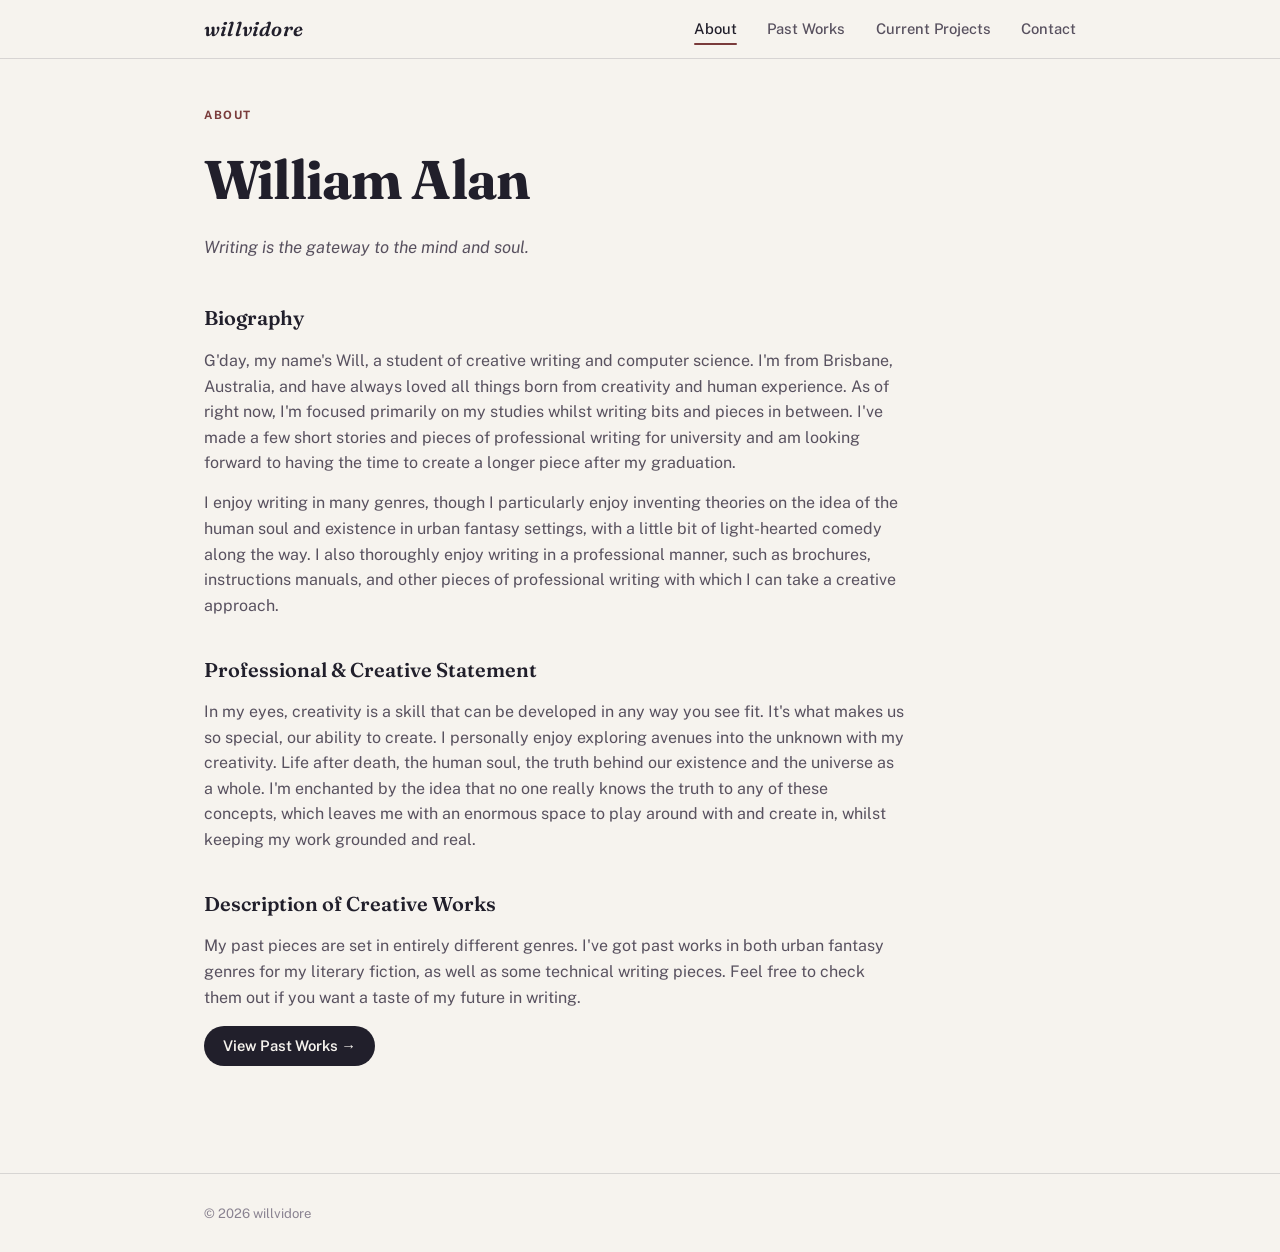
<file: index.html>
<!DOCTYPE html>
<html lang="en">
<head>
<meta charset="UTF-8">
<meta name="viewport" content="width=device-width, initial-scale=1.0">
<meta name="description" content="willvidore — a creative writing portfolio featuring past works, current projects, and contact details.">
<link rel="icon" href="data:image/svg+xml,%3Csvg xmlns=%22http://www.w3.org/2000/svg%22 viewBox=%220 0 100 100%22%3E%3Ctext y=%22.9em%22 font-size=%2290%22%3E%F0%9F%96%8B%EF%B8%8F%3C/text%3E%3C/svg%3E">
<title>willvidore — About</title>
<link rel="preconnect" href="https://fonts.googleapis.com">
<link rel="preconnect" href="https://fonts.gstatic.com" crossorigin>
<link href="https://fonts.googleapis.com/css2?family=Fraunces:ital,opsz,wght@0,9..144,400;0,9..144,500;0,9..144,600;0,9..144,700;1,9..144,500&family=Public+Sans:wght@400;500;600;700&display=swap" rel="stylesheet">
<link rel="stylesheet" href="styles.css">
</head>
<body>
<header class="nav">
  <div class="nav-inner">
    <a href="./" class="wordmark">willvidore</a>
    <nav aria-label="Primary">
      <button class="nav-toggle" id="navToggle" aria-expanded="false" aria-controls="navLinks">
        Menu
        <svg width="12" height="12" viewBox="0 0 24 24" fill="none" stroke="currentColor" stroke-width="2.4" stroke-linecap="round"><path d="M3 6h18M3 12h18M3 18h18"/></svg>
      </button>
      <ul class="nav-links" id="navLinks">
        <li><a href="./" aria-current="page">About</a></li>
        <li><a href="past-works/">Past Works</a></li>
        <li><a href="current-projects/">Current Projects</a></li>
        <li><a href="contact/">Contact</a></li>
      </ul>
    </nav>
  </div>
</header>

<main id="main">
  <section class="page">
    <div class="page-inner">
      <div class="about-intro">
        <p class="eyebrow">About</p>
        <h1 class="display">William Alan</h1>
        <p class="tagline placeholder-text">Writing is the gateway to the mind and soul.</p>
      </div>

      <div class="about-col">
        <div class="about-block">
          <h2>Biography</h2>
          <p>G'day, my name's Will, a student of creative writing and computer science. I'm from Brisbane, Australia, and have always loved all things born from creativity and human experience. As of right now, I'm focused primarily on my studies whilst writing bits and pieces in between. I've made a few short stories and pieces of professional writing for university and am looking forward to having the time to create a longer piece after my graduation.</p>
          <p>I enjoy writing in many genres, though I particularly enjoy inventing theories on the idea of the human soul and existence in urban fantasy settings, with a little bit of light-hearted comedy along the way. I also thoroughly enjoy writing in a professional manner, such as brochures, instructions manuals, and other pieces of professional writing with which I can take a creative approach.</p>
        </div>

        <div class="about-block">
          <h2>Professional &amp; Creative Statement</h2>
          <p>In my eyes, creativity is a skill that can be developed in any way you see fit. It's what makes us so special, our ability to create. I personally enjoy exploring avenues into the unknown with my creativity. Life after death, the human soul, the truth behind our existence and the universe as a whole. I'm enchanted by the idea that no one really knows the truth to any of these concepts, which leaves me with an enormous space to play around with and create in, whilst keeping my work grounded and real.</p>
        </div>

        <div class="about-block">
          <h2>Description of Creative Works</h2>
          <p>My past pieces are set in entirely different genres. I've got past works in both urban fantasy genres for my literary fiction, as well as some technical writing pieces. Feel free to check them out if you want a taste of my future in writing.</p>
          <a href="past-works/" class="btn btn-primary">View Past Works →</a>
        </div>
      </div>
    </div>
  </section>
</main>

<footer class="site-footer">
  <div class="page-inner footer-inner">
    <span>© <span id="year"></span> willvidore</span>
  </div>
</footer>

<script src="site.js"></script>
</body>
</html>
</file>
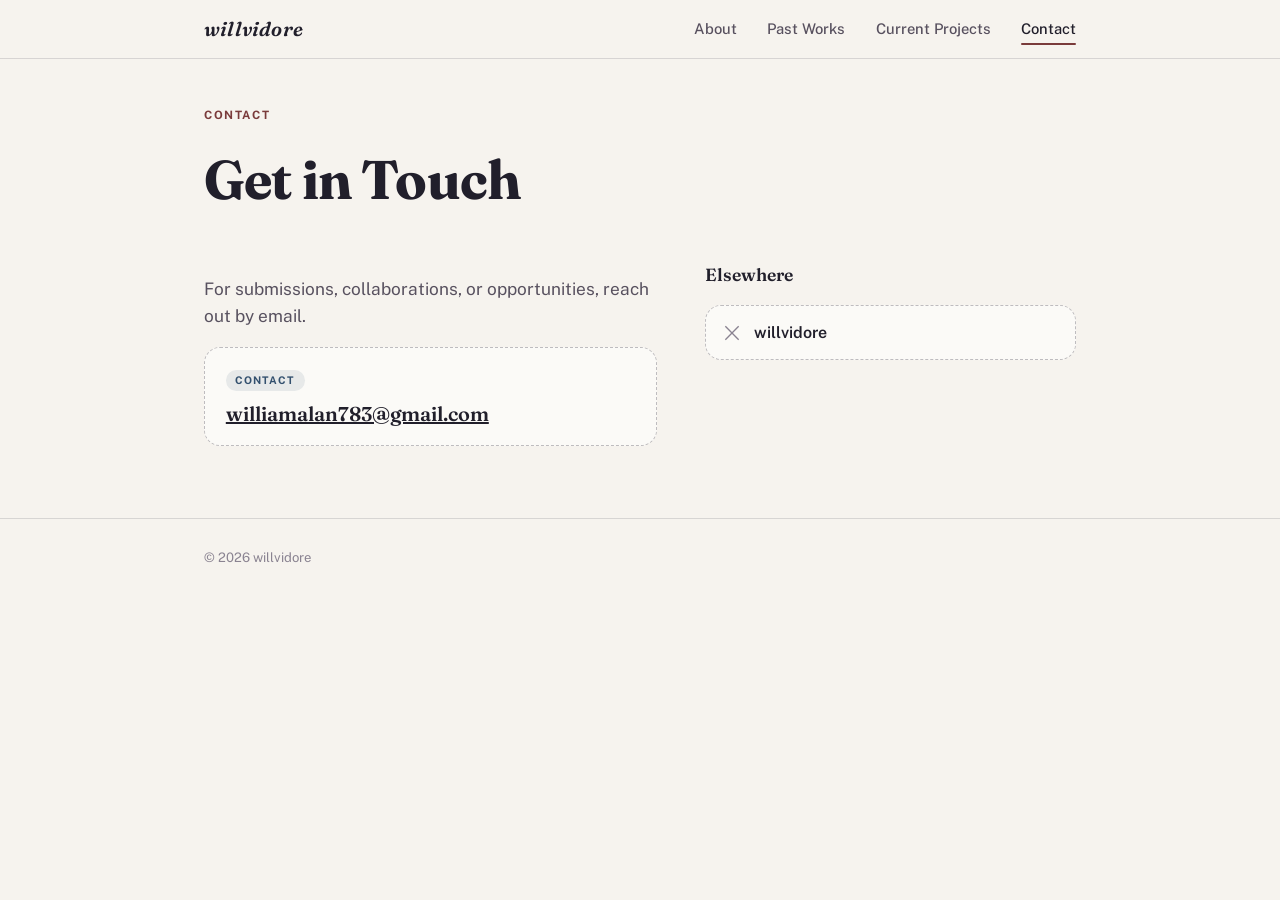
<file: contact/index.html>
<!DOCTYPE html>
<html lang="en">
<head>
<meta charset="UTF-8">
<meta name="viewport" content="width=device-width, initial-scale=1.0">
<meta name="description" content="willvidore — get in touch, or find me elsewhere online.">
<link rel="icon" href="data:image/svg+xml,%3Csvg xmlns=%22http://www.w3.org/2000/svg%22 viewBox=%220 0 100 100%22%3E%3Ctext y=%22.9em%22 font-size=%2290%22%3E%F0%9F%96%8B%EF%B8%8F%3C/text%3E%3C/svg%3E">
<title>willvidore — Contact</title>
<link rel="preconnect" href="https://fonts.googleapis.com">
<link rel="preconnect" href="https://fonts.gstatic.com" crossorigin>
<link href="https://fonts.googleapis.com/css2?family=Fraunces:ital,opsz,wght@0,9..144,400;0,9..144,500;0,9..144,600;0,9..144,700;1,9..144,500&family=Public+Sans:wght@400;500;600;700&display=swap" rel="stylesheet">
<link rel="stylesheet" href="../styles.css">
</head>
<body>
<header class="nav">
  <div class="nav-inner">
    <a href="../" class="wordmark">willvidore</a>
    <nav aria-label="Primary">
      <button class="nav-toggle" id="navToggle" aria-expanded="false" aria-controls="navLinks">
        Menu
        <svg width="12" height="12" viewBox="0 0 24 24" fill="none" stroke="currentColor" stroke-width="2.4" stroke-linecap="round"><path d="M3 6h18M3 12h18M3 18h18"/></svg>
      </button>
      <ul class="nav-links" id="navLinks">
        <li><a href="../">About</a></li>
        <li><a href="../past-works/">Past Works</a></li>
        <li><a href="../current-projects/">Current Projects</a></li>
        <li><a href="./" aria-current="page">Contact</a></li>
      </ul>
    </nav>
  </div>
</header>

<main id="main">
  <section class="page">
    <div class="page-inner">
      <p class="eyebrow">Contact</p>
      <h1 class="display">Get in Touch</h1>
      <div class="contact-layout">
        <div>
          <p class="lede">For submissions, collaborations, or opportunities, reach out by email.</p>
          <div class="template-box contact-card">
            <span class="template-tag">Contact</span>
            <p class="contact-email"><a href="mailto:williamalan783@gmail.com">williamalan783@gmail.com</a></p>
          </div>
        </div>

        <div>
          <h2>Elsewhere</h2>
          <ul class="elsewhere-list">
            <li class="template-box elsewhere-item">
              <svg viewBox="0 0 24 24" fill="none" stroke="currentColor" stroke-width="1.6"><path d="M4 4l16 16M20 4L4 20"/></svg>
              <span><a href="https://x.com/willvidore" target="_blank" rel="noopener">willvidore</a></span>
            </li>
          </ul>
        </div>
      </div>
    </div>
  </section>
</main>

<footer class="site-footer">
  <div class="page-inner footer-inner">
    <span>© <span id="year"></span> willvidore</span>
  </div>
</footer>

<script src="../site.js"></script>
</body>
</html>
</file>
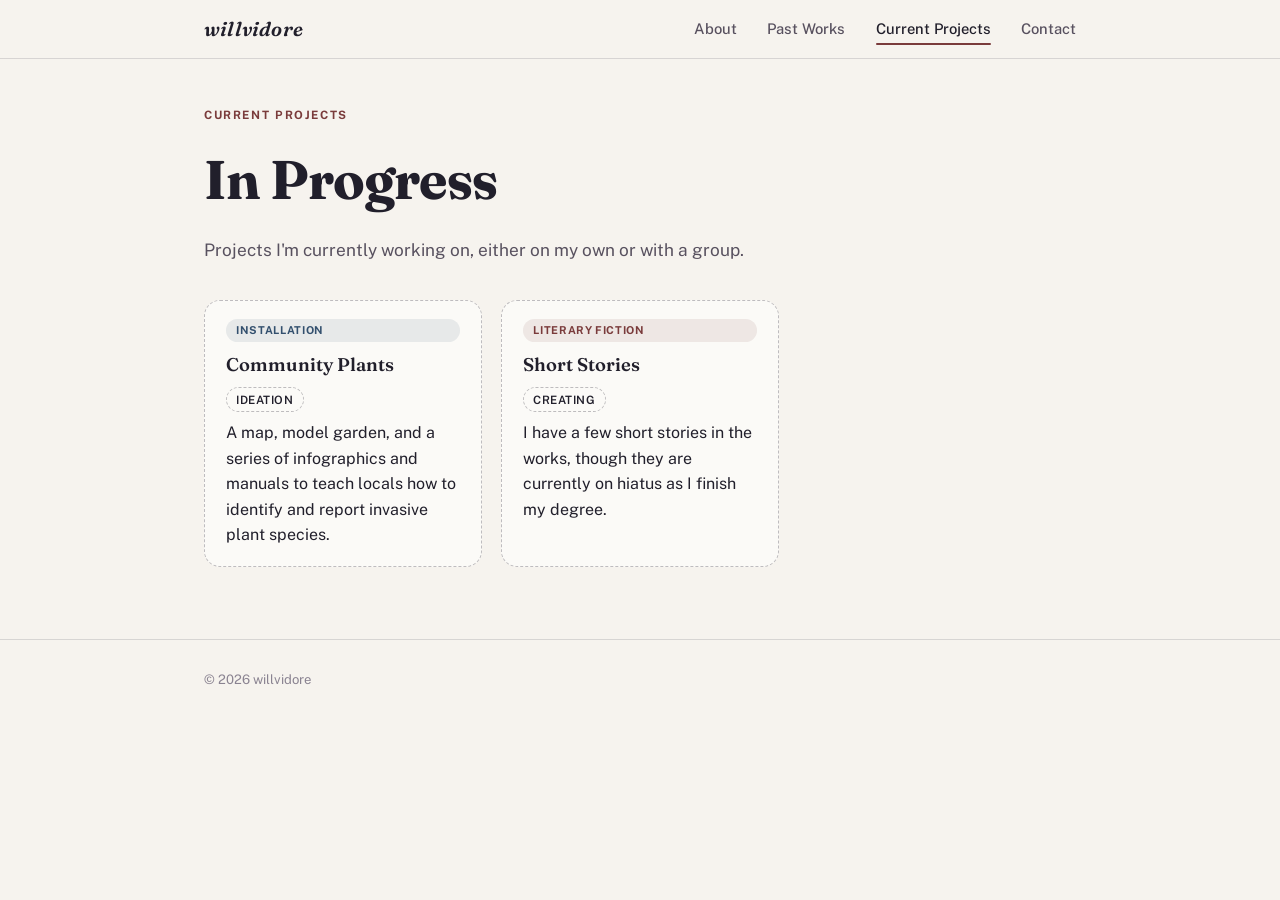
<file: current-projects/index.html>
<!DOCTYPE html>
<html lang="en">
<head>
<meta charset="UTF-8">
<meta name="viewport" content="width=device-width, initial-scale=1.0">
<meta name="description" content="willvidore — current writing and creative projects in progress.">
<link rel="icon" href="data:image/svg+xml,%3Csvg xmlns=%22http://www.w3.org/2000/svg%22 viewBox=%220 0 100 100%22%3E%3Ctext y=%22.9em%22 font-size=%2290%22%3E%F0%9F%96%8B%EF%B8%8F%3C/text%3E%3C/svg%3E">
<title>willvidore — Current Projects</title>
<link rel="preconnect" href="https://fonts.googleapis.com">
<link rel="preconnect" href="https://fonts.gstatic.com" crossorigin>
<link href="https://fonts.googleapis.com/css2?family=Fraunces:ital,opsz,wght@0,9..144,400;0,9..144,500;0,9..144,600;0,9..144,700;1,9..144,500&family=Public+Sans:wght@400;500;600;700&display=swap" rel="stylesheet">
<link rel="stylesheet" href="../styles.css">
</head>
<body>
<header class="nav">
  <div class="nav-inner">
    <a href="../" class="wordmark">willvidore</a>
    <nav aria-label="Primary">
      <button class="nav-toggle" id="navToggle" aria-expanded="false" aria-controls="navLinks">
        Menu
        <svg width="12" height="12" viewBox="0 0 24 24" fill="none" stroke="currentColor" stroke-width="2.4" stroke-linecap="round"><path d="M3 6h18M3 12h18M3 18h18"/></svg>
      </button>
      <ul class="nav-links" id="navLinks">
        <li><a href="../">About</a></li>
        <li><a href="../past-works/">Past Works</a></li>
        <li><a href="./" aria-current="page">Current Projects</a></li>
        <li><a href="../contact/">Contact</a></li>
      </ul>
    </nav>
  </div>
</header>

<main id="main">
  <section class="page">
    <div class="page-inner">
      <p class="eyebrow">Current Projects</p>
      <h1 class="display">In Progress</h1>
      <p class="lede">Projects I'm currently working on, either on my own or with a group.</p>

      <div class="projects-grid">
        <article class="project-card template-box">
          <span class="chip chip-tech">Installation</span>
          <h2>Community Plants</h2>
          <span class="project-status">Ideation</span>
          <p>A map, model garden, and a series of infographics and manuals to teach locals how to identify and report invasive plant species.</p>
        </article>
        <article class="project-card template-box">
          <span class="chip chip-fiction">Literary Fiction</span>
          <h2>Short Stories</h2>
          <span class="project-status">Creating</span>
          <p>I have a few short stories in the works, though they are currently on hiatus as I finish my degree.</p>
        </article>
      </div>
    </div>
  </section>
</main>

<footer class="site-footer">
  <div class="page-inner footer-inner">
    <span>© <span id="year"></span> willvidore</span>
  </div>
</footer>

<script src="../site.js"></script>
</body>
</html>
</file>
<file: styles.css>
:root{
  --paper:#F6F3EE;
  --paper-raised:#FFFFFF;
  --ink:#211F2B;
  --ink-soft:#58515F;
  --ink-faint:#8A8391;
  --accent:#7A3B3B;
  --accent-soft:rgba(122,59,59,.10);
  --accent2:#33506E;
  --accent2-soft:rgba(51,80,110,.10);
  --accent3:#1F6E5C;
  --accent3-soft:rgba(31,110,92,.10);
  --line:rgba(33,31,43,.14);
  --line-strong:rgba(33,31,43,.28);
  --danger:#A23B2E;
  --danger-soft:rgba(162,59,46,.10);
  --warning:#8A6414;
  --warning-soft:rgba(138,100,20,.12);
  --caution:#3F6B52;
  --caution-soft:rgba(63,107,82,.10);
  --shadow-sm:0 1px 2px rgba(33,31,43,.07);
  --shadow-lg:0 12px 32px rgba(33,31,43,.09);
  --radius:16px;
  --radius-sm:10px;
  --serif:'Fraunces',Georgia,'Times New Roman',serif;
  --sans:'Public Sans',-apple-system,BlinkMacSystemFont,'Segoe UI',sans-serif;
}
@media (prefers-color-scheme: dark){
  :root:not([data-theme="light"]){
    --paper:#17151E;
    --paper-raised:#1F1C27;
    --ink:#ECE8E1;
    --ink-soft:#B7AFBF;
    --ink-faint:#847C90;
    --accent:#E0998A;
    --accent-soft:rgba(224,153,138,.14);
    --accent2:#93B7DB;
    --accent2-soft:rgba(147,183,219,.14);
    --accent3:#7FC7B2;
    --accent3-soft:rgba(127,199,178,.14);
    --line:rgba(236,232,225,.14);
    --line-strong:rgba(236,232,225,.26);
    --danger:#E28777;
    --danger-soft:rgba(226,135,119,.14);
    --warning:#E0BA5C;
    --warning-soft:rgba(224,186,92,.14);
    --caution:#8FC7A4;
    --caution-soft:rgba(143,199,164,.14);
    --shadow-sm:0 1px 2px rgba(0,0,0,.4);
    --shadow-lg:0 16px 36px rgba(0,0,0,.45);
  }
}
:root[data-theme="dark"]{
  --paper:#17151E;
  --paper-raised:#1F1C27;
  --ink:#ECE8E1;
  --ink-soft:#B7AFBF;
  --ink-faint:#847C90;
  --accent:#E0998A;
  --accent-soft:rgba(224,153,138,.14);
  --accent2:#93B7DB;
  --accent2-soft:rgba(147,183,219,.14);
  --accent3:#7FC7B2;
  --accent3-soft:rgba(127,199,178,.14);
  --line:rgba(236,232,225,.14);
  --line-strong:rgba(236,232,225,.26);
  --danger:#E28777;
  --danger-soft:rgba(226,135,119,.14);
  --warning:#E0BA5C;
  --warning-soft:rgba(224,186,92,.14);
  --caution:#8FC7A4;
  --caution-soft:rgba(143,199,164,.14);
  --shadow-sm:0 1px 2px rgba(0,0,0,.4);
  --shadow-lg:0 16px 36px rgba(0,0,0,.45);
}

*{box-sizing:border-box;}
html,body{background:var(--paper);}
body{
  color:var(--ink);
  font:400 16px/1.6 var(--sans);
  -webkit-font-smoothing:antialiased;
  margin:0;
}
h1,h2,h3,h4,h5{font-family:var(--serif);font-weight:600;color:var(--ink);text-wrap:balance;margin:0;}
p{margin:0;}
a{color:inherit;}
ul,ol,dl{margin:0;padding:0;}
li{list-style:none;}
button{font:inherit;color:inherit;background:none;border:none;cursor:pointer;}
svg{display:block;flex-shrink:0;}
img{max-width:100%;}
@media (prefers-reduced-motion: reduce){
  *{animation-duration:.001ms !important;transition-duration:.001ms !important;}
}

.page-inner{max-width:920px;margin:0 auto;padding-inline:24px;}
.eyebrow{
  font:700 .72rem/1 var(--sans);letter-spacing:.14em;text-transform:uppercase;
  color:var(--accent);margin-bottom:.9rem;
}
.display{font-size:clamp(2.1rem,5vw,3.4rem);letter-spacing:-.015em;font-weight:700;}
.lede{font-size:1.08rem;color:var(--ink-soft);max-width:60ch;margin-top:.9rem;}

/* ---------- nav ---------- */
.nav{
  position:sticky;top:env(safe-area-inset-top,0px);z-index:40;
  background:color-mix(in srgb, var(--paper) 88%, transparent);
  backdrop-filter:blur(10px);
  border-bottom:1px solid var(--line);
}
.nav-inner{
  max-width:920px;margin:0 auto;padding:16px 24px;
  display:flex;align-items:center;justify-content:space-between;gap:1rem;
}
.wordmark{
  font:600 1.25rem/1 var(--serif);font-style:italic;letter-spacing:.01em;
  text-decoration:none;color:var(--ink);
}
.nav-toggle{
  display:none;align-items:center;gap:.4rem;
  font:600 .85rem var(--sans);color:var(--ink);
  border:1px solid var(--line-strong);border-radius:999px;padding:.45rem .9rem;
}
.nav-links{display:flex;align-items:center;gap:1.9rem;}
.nav-links a{
  text-decoration:none;font:500 .92rem var(--sans);color:var(--ink-soft);
  position:relative;padding-block:.3rem;transition:color .15s ease;
}
.nav-links a:hover{color:var(--ink);}
.nav-links a[aria-current="page"]{color:var(--ink);}
.nav-links a[aria-current="page"]::after{
  content:"";position:absolute;left:0;right:0;bottom:-3px;height:2px;background:var(--accent);border-radius:2px;
}
@media (max-width:640px){
  .nav-toggle{display:inline-flex;}
  .nav-links{
    position:absolute;top:100%;left:0;right:0;
    flex-direction:column;align-items:flex-start;gap:0;
    background:var(--paper-raised);border-bottom:1px solid var(--line);
    box-shadow:var(--shadow-lg);
    max-height:0;overflow:hidden;transition:max-height .22s ease;
  }
  .nav-links.open{max-height:320px;}
  .nav-links li{width:100%;}
  .nav-links a{display:block;padding:.9rem 24px;width:100%;border-bottom:1px solid var(--line);}
}

main{display:block;}
.page{padding-block:3.2rem 4.5rem;animation:fade-in .35s ease both;}
@keyframes fade-in{from{opacity:0;transform:translateY(6px);}to{opacity:1;transform:translateY(0);}}

/* ---------- buttons ---------- */
.btn{
  display:inline-flex;align-items:center;gap:.5rem;
  font:600 .92rem var(--sans);text-decoration:none;
  padding:.7rem 1.2rem;border-radius:999px;transition:transform .15s ease, background .15s ease, border-color .15s ease;
}
.btn-primary{background:var(--ink);color:var(--paper);}
.btn-primary:hover{transform:translateY(-1px);}
.btn-ghost{border:1.5px solid var(--line-strong);color:var(--ink);}
.btn-ghost:hover{border-color:var(--accent);color:var(--accent);}
.btn-disabled{opacity:.6;cursor:not-allowed;}
.btn-disabled:hover{transform:none;border-color:var(--line-strong);color:var(--ink);}

/* ---------- template placeholders ---------- */
.template-box{
  border:1.5px dashed var(--line-strong);
  border-radius:var(--radius);
  padding:1.15rem 1.3rem;
  background:color-mix(in srgb, var(--paper-raised) 55%, transparent);
}
.template-tag{
  display:inline-flex;align-items:center;gap:.35rem;
  font:700 .66rem/1 var(--sans);letter-spacing:.09em;text-transform:uppercase;
  color:var(--accent2);background:var(--accent2-soft);
  padding:.32rem .6rem;border-radius:999px;margin-bottom:.65rem;
}
.placeholder-text{color:var(--ink-faint);font-style:italic;}
.fine-print{font-size:.82rem;margin-top:.5rem;}

/* ---------- about page ---------- */
.about-intro{margin-bottom:2.6rem;}
.tagline{font-size:1.05rem;margin-top:.7rem;max-width:52ch;color:var(--ink-soft);font-style:italic;}
.about-col{max-width:70ch;}
.about-block{margin-bottom:2.2rem;}
.about-block h2{font-size:1.25rem;margin-bottom:.85rem;}
.about-block p.placeholder-text{margin-top:.4rem;}
.about-block > p{color:var(--ink-soft);}
.about-block > p + p{margin-top:.9rem;}
.about-block .btn-primary{margin-top:1rem;}

/* ---------- past works ---------- */
.works-list{margin-top:2.4rem;display:flex;flex-direction:column;gap:1.6rem;}
.work-card{
  background:var(--paper-raised);border:1px solid var(--line);border-radius:var(--radius);
  box-shadow:var(--shadow-sm);overflow:hidden;
}
.work-head{padding:1.9rem 2rem;}
.work-meta-row{display:flex;flex-wrap:wrap;align-items:center;gap:.7rem;margin-bottom:.9rem;}
.chip{
  font:700 .68rem/1 var(--sans);letter-spacing:.06em;text-transform:uppercase;
  padding:.36rem .65rem;border-radius:999px;
}
.chip-fiction{background:var(--accent-soft);color:var(--accent);}
.chip-tech{background:var(--accent2-soft);color:var(--accent2);}
.chip-design{background:var(--accent3-soft);color:var(--accent3);}
.work-stats{font:500 .8rem var(--sans);color:var(--ink-faint);font-variant-numeric:tabular-nums;}
.work-card h2{font-size:1.7rem;margin-bottom:.7rem;}
.work-logline{font-style:italic;color:var(--ink-soft);margin-bottom:.85rem;max-width:62ch;}
.work-desc{color:var(--ink-soft);max-width:66ch;margin-bottom:1.3rem;}
.work-toggle{
  display:inline-flex;align-items:center;gap:.5rem;
  font:600 .88rem var(--sans);color:var(--ink);
  border:1.5px solid var(--line-strong);border-radius:999px;padding:.6rem 1.1rem;
  transition:border-color .15s ease,color .15s ease;
}
.work-toggle:hover{border-color:var(--accent);color:var(--accent);}
.chevron{width:14px;height:14px;transition:transform .2s ease;}
.chevron.open{transform:rotate(180deg);}
.work-full{border-top:1px solid var(--line);padding:2.2rem 2rem 2.4rem;background:color-mix(in srgb, var(--paper) 55%, var(--paper-raised));}

.manuscript{max-width:64ch;margin:0 auto;font-family:var(--serif);font-size:1.06rem;line-height:1.85;color:var(--ink);}
.manuscript p{margin-bottom:1.15rem;}
.manuscript p:first-of-type::first-letter{
  font-size:3.1rem;font-weight:600;float:left;line-height:.82;padding:.1rem .5rem 0 0;color:var(--accent);
}

.manual{max-width:66ch;margin:0 auto;}
.manual h3{font-size:1.4rem;margin-bottom:.6rem;}
.manual > p{color:var(--ink-soft);margin-bottom:.8rem;}
.manual h4{font-size:1.05rem;margin-top:2rem;margin-bottom:.9rem;padding-bottom:.5rem;border-bottom:1px solid var(--line);}
.manual h5{font-size:.92rem;color:var(--accent2);margin-top:1.3rem;margin-bottom:.6rem;letter-spacing:.02em;}
.control-list{display:grid;grid-template-columns:1fr;gap:.75rem;}
.control-list .ctrl{padding:.7rem .9rem;border:1px solid var(--line);border-radius:var(--radius-sm);background:var(--paper-raised);}
.control-list dt{font:600 .92rem var(--sans);margin-bottom:.2rem;}
.control-list dd{font-size:.88rem;color:var(--ink-soft);margin:0;}
.manual ol{counter-reset:step;display:flex;flex-direction:column;gap:.7rem;margin-bottom:.5rem;}
.manual ol li{
  counter-increment:step;position:relative;padding-left:2.1rem;font-size:.94rem;color:var(--ink);
}
.manual ol li::before{
  content:counter(step);position:absolute;left:0;top:0;
  width:1.5rem;height:1.5rem;border-radius:50%;background:var(--accent2-soft);color:var(--accent2);
  font:700 .74rem/1.5rem var(--sans);text-align:center;font-variant-numeric:tabular-nums;
}
.manual ol li small{display:block;color:var(--ink-soft);font-size:.86rem;margin-top:.15rem;}
.warnings-list{display:flex;flex-direction:column;gap:.6rem;}
.warnings-list li{
  font-size:.92rem;padding:.65rem .9rem;border-radius:var(--radius-sm);border:1px solid var(--line);
}
.sev-danger{background:var(--danger-soft);border-color:transparent;color:var(--ink);}
.sev-danger strong{color:var(--danger);}
.sev-warning{background:var(--warning-soft);border-color:transparent;color:var(--ink);}
.sev-warning strong{color:var(--warning);}
.sev-caution{background:var(--caution-soft);border-color:transparent;color:var(--ink);}
.sev-caution strong{color:var(--caution);}
.faq-list{display:flex;flex-direction:column;gap:1.1rem;}
.faq-list dt{font:600 .95rem var(--sans);margin-bottom:.3rem;}
.faq-list dd{color:var(--ink-soft);font-size:.92rem;margin:0;}

.work-card-add{margin-top:.3rem;text-align:left;}

/* ---------- brochure viewer (CoralWatch) ---------- */
.brochure{max-width:100%;}
.brochure-intro{color:var(--ink-soft);max-width:66ch;margin-bottom:1.4rem;}
.brochure-gallery{
  display:grid;grid-template-columns:1fr 1fr;gap:1rem;margin-bottom:.75rem;
}
@media (max-width:720px){.brochure-gallery{grid-template-columns:1fr;}}
.brochure-panel{
  border:1px solid var(--line);border-radius:var(--radius-sm);overflow:hidden;
  background:var(--paper-raised);cursor:zoom-in;position:relative;
}
.brochure-panel img{display:block;width:100%;height:auto;}
.brochure-panel figcaption{
  padding:.6rem .85rem;font:600 .78rem var(--sans);color:var(--ink-soft);
  border-top:1px solid var(--line);display:flex;align-items:center;justify-content:space-between;gap:.5rem;
}
.brochure-panel figcaption .zoom-hint{font-weight:500;color:var(--ink-faint);font-style:italic;}
.brochure-transcript-toggle{
  display:inline-flex;align-items:center;gap:.5rem;margin-top:.6rem;margin-bottom:2rem;
  font:600 .85rem var(--sans);color:var(--accent3);
  border:1.5px solid var(--accent3-soft);background:var(--accent3-soft);border-radius:999px;padding:.55rem 1rem;
  transition:border-color .15s ease;
}
.brochure-transcript-toggle:hover{border-color:var(--accent3);}
.brochure-text{max-width:66ch;margin:0 auto 2.2rem;}
.brochure-text h4{font-size:1rem;margin-top:1.6rem;margin-bottom:.6rem;color:var(--accent3);}
.brochure-text h4:first-child{margin-top:0;}
.brochure-text p{color:var(--ink-soft);margin-bottom:.7rem;font-size:.95rem;}
.brochure-text ul{display:flex;flex-direction:column;gap:.4rem;margin:.5rem 0 .8rem;}
.brochure-text ul li{
  position:relative;padding-left:1.15rem;font-size:.95rem;color:var(--ink-soft);
}
.brochure-text ul li::before{content:"—";position:absolute;left:0;color:var(--accent3);}
.brochure-contact{font-size:.9rem;color:var(--ink);margin-top:.5rem;}

/* ---------- lightbox ---------- */
.lightbox{
  position:fixed;inset:0;background:rgba(15,13,20,.88);
  display:flex;align-items:center;justify-content:center;padding:32px;
  z-index:100;
}
.lightbox[hidden]{display:none;}
.lightbox img{max-width:100%;max-height:100%;border-radius:6px;box-shadow:var(--shadow-lg);}
.lightbox-close{
  position:absolute;top:20px;right:20px;width:42px;height:42px;border-radius:50%;
  background:rgba(255,255,255,.12);color:#fff;display:flex;align-items:center;justify-content:center;
}
.lightbox-close:hover{background:rgba(255,255,255,.22);}

/* ---------- references ---------- */
.references{border-top:1px solid var(--line);margin-top:.5rem;padding-top:1.6rem;max-width:66ch;margin-inline:auto;}
.references h4{font-size:.95rem;margin-bottom:.3rem;}
.references .refs-note{color:var(--ink-faint);font-size:.84rem;margin-bottom:1rem;}
.refs-group{margin-bottom:1.2rem;}
.refs-group:last-child{margin-bottom:0;}
.refs-group h5{
  font:700 .68rem/1 var(--sans);letter-spacing:.08em;text-transform:uppercase;color:var(--ink-faint);
  margin-bottom:.6rem;
}
.refs-list{display:flex;flex-direction:column;gap:.45rem;}
.refs-list li{font-size:.86rem;padding-left:1.1rem;position:relative;}
.refs-list li::before{content:"·";position:absolute;left:0;color:var(--accent3);font-weight:700;}
.refs-list a{color:var(--accent2);text-decoration:underline;text-decoration-color:var(--line-strong);text-underline-offset:2px;word-break:break-all;}
.refs-list a:hover{text-decoration-color:var(--accent2);}

/* ---------- projects ---------- */
.projects-grid{margin-top:2.2rem;display:grid;grid-template-columns:repeat(auto-fill,minmax(240px,1fr));gap:1.2rem;}
.project-card{min-height:190px;display:flex;flex-direction:column;gap:.5rem;}
.project-card h2{font-size:1.15rem;}
.project-status{
  display:inline-block;font:600 .72rem var(--sans);letter-spacing:.04em;text-transform:uppercase;
  padding:.28rem .6rem;border-radius:999px;border:1px dashed var(--line-strong);width:fit-content;
}
.add-card{align-items:center;justify-content:center;text-align:center;min-height:190px;}

/* ---------- contact ---------- */
.contact-layout{display:grid;grid-template-columns:1.1fr .9fr;gap:3rem;margin-top:2.4rem;align-items:start;}
@media (max-width:720px){.contact-layout{grid-template-columns:1fr;gap:2.2rem;}}
.contact-card{margin-top:1rem;}
.contact-email{font:600 1.25rem var(--serif);word-break:break-word;}
.contact-layout h2{font-size:1.1rem;margin-bottom:1rem;}
.elsewhere-list{display:flex;flex-direction:column;gap:.75rem;}
.elsewhere-item{
  display:flex;align-items:center;gap:.75rem;padding:.85rem 1rem;
}
.elsewhere-item svg{width:20px;height:20px;color:var(--ink-faint);}
.elsewhere-item a{text-decoration:none;font-weight:600;}
.elsewhere-item a:hover{color:var(--accent2);}

/* ---------- footer ---------- */
.site-footer{border-top:1px solid var(--line);padding-block:1.8rem;}
.footer-inner{display:flex;flex-wrap:wrap;justify-content:space-between;gap:.5rem;font-size:.82rem;color:var(--ink-faint);}
</file>
